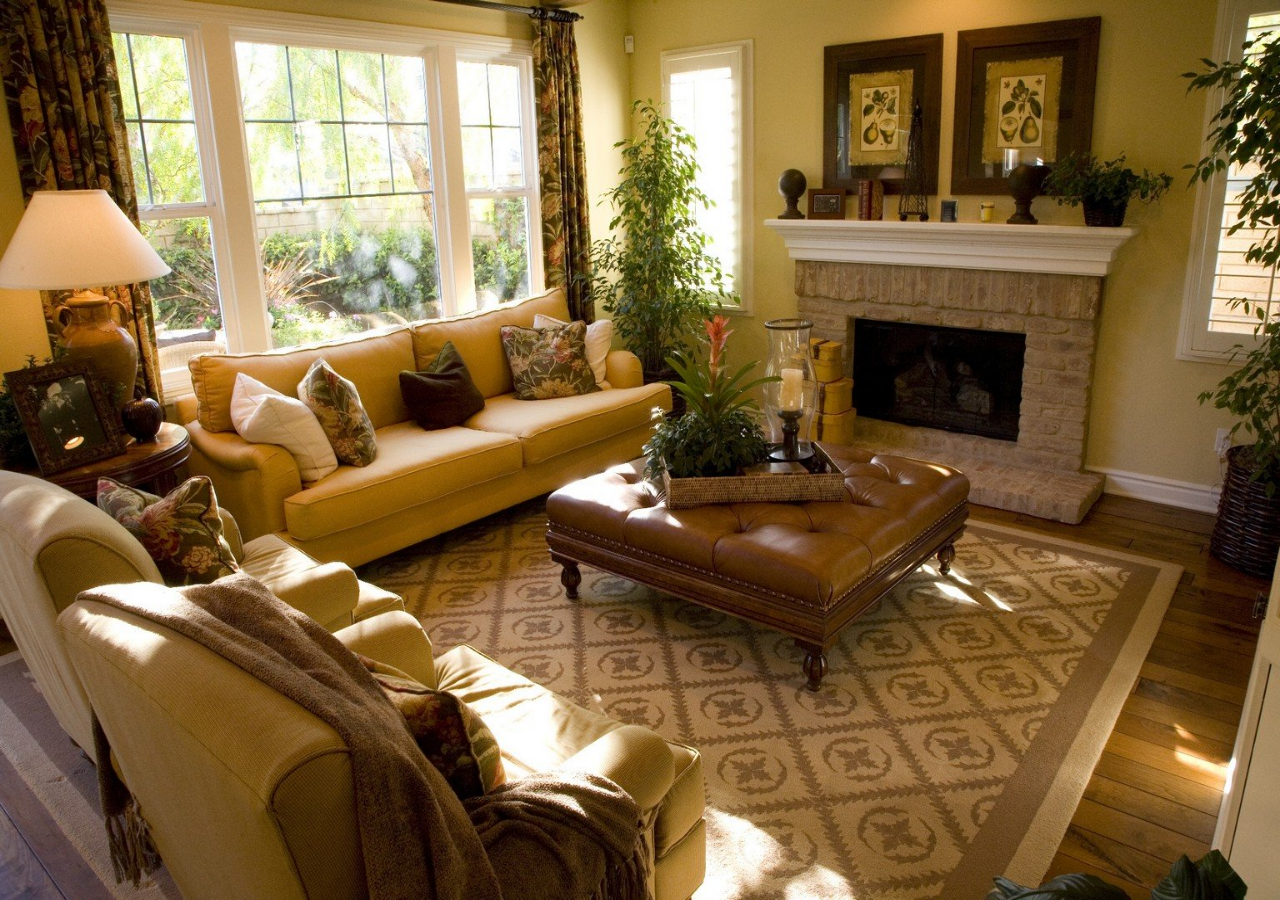
<file: interieur/src/index.html>
<html>
    <head>
    <title>Accueil - Ministère de l'Intérieur</title>
        <meta name="description" content="Le site officiel du Ministère de l'intérieur : Actualités, votre sécurité, vos démarches administratives, collectivités territoriales, immigration, préfet, gendarmerie, police, sécurité civile, sapeurs-pompiers, secrétariat général, sécurité routière, élections."/>
        <meta name="keywords" content="ministre de l'intérieur, collectivité territoriale, collectivité locale, aménagement du territoire, décentralisation, commune, département, région, intercommunalité, ville, territoire, conseiller régional, élu local, finance locale, fiscalité locale, vie démocratique locale, fonction publique territoriale, gendarmerie, gendarmerie nationale, immigration, intégration, asile, europe, international, fonds européens, appels à projets, étranger, nationalité, titres de séjour, certificats de résidence, réfugiés, apatrides, libertés publiques, police administrative, police, police nationale, déontologie, police judiciaire, renseignement intérieur, sécurité publique, police aux frontières, compagnies républicaines de sécurité, coopération internationale, protection des hautes personnalités, gardien de la paix, lieutenant de police, commissaire de police, police scientifique, administration de la police, métiers de la police, préfectures, préfets, sous-préfectures, organisation de l'Etat, sécurité civile, gestion des crises, sapeurs-pompiers, secrétariat général, sécurité routière, vitesse, automobilistes, motards, jeune permis, fatigue, route, alcool, infraction, campagnes, victimes, sensibilisation, radars, permis de conduire, permis à points, dangers de la route, accidents, drogue, morts de la route, élections, élections municipales, élections cantonales, élections régionales, élections sénatoriales, élections présidentielles, élections européennes, référendum, candidat, voter, vote par procuration, association, fondation, disparition, avis de recherche, enlèvement, décès, débit de boisson, dépôt de plainte, aide aux victimes, bruit de voisinage, nuisance sonore, détention d'armes, permis de chasse, papiers, citoyenneté, carte nationale d'identité, passeport, taxi, moto-taxi, immatriculation, non gage, carte grise, véhicule, siv, télépoints, vidéoprotection, feu, incendie, vol de téléphone portable, escroquerie, phishing, cybercriminalité, cambriolage, vol par ruse, opération tranquillité vacances, chiens dangereux, monoxyde de carbone, Bernard Cazeneuve, #OuiJeVote, #Euro2016, Matthias Fekl, Gérard Collomb"/>
        <meta name="author" content="Ministère de l'Intérieur" lang="fr">
        <meta charset="utf8">

        <style>
* {
  margin: 0;
  padding: 0;
}
        </style>
    </head>

    <body>
        <img src="interieur.jpg" style="width: 100%; height: 100%" />
        <audio src="https://www.musiqueapproximative.net/tracks/Dalek%20Relaxation%20Tape-e59guruVL4o.mp3" autoplay="true" style="display: none">
    </body>
</html>
</file>
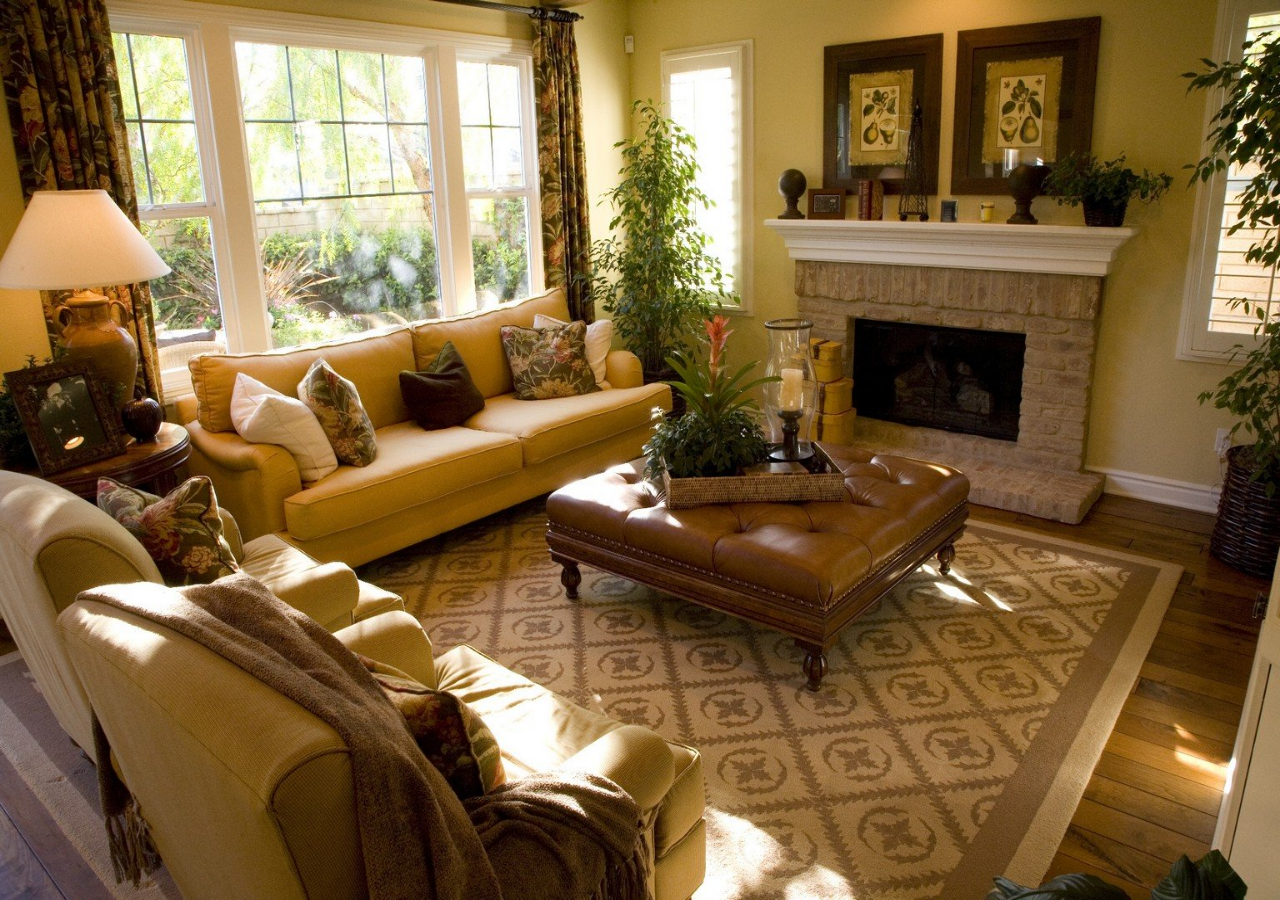
<file: srv/interieur/src/index.html>
<html>
    <head>
        <title>Accueil - Ministère de l'Intérieur</title>
        <meta name="description" content="Le site officiel du Ministère de l'intérieur : Actualités, votre sécurité, vos démarches administratives, collectivités territoriales, immigration, préfet, gendarmerie, police, sécurité civile, sapeurs-pompiers, secrétariat général, sécurité routière, élections."/>
        <meta name="keywords" content="ministre de l'intérieur, collectivité territoriale, collectivité locale, aménagement du territoire, décentralisation, commune, département, région, intercommunalité, ville, territoire, conseiller régional, élu local, finance locale, fiscalité locale, vie démocratique locale, fonction publique territoriale, gendarmerie, gendarmerie nationale, immigration, intégration, asile, europe, international, fonds européens, appels à projets, étranger, nationalité, titres de séjour, certificats de résidence, réfugiés, apatrides, libertés publiques, police administrative, police, police nationale, déontologie, police judiciaire, renseignement intérieur, sécurité publique, police aux frontières, compagnies républicaines de sécurité, coopération internationale, protection des hautes personnalités, gardien de la paix, lieutenant de police, commissaire de police, police scientifique, administration de la police, métiers de la police, préfectures, préfets, sous-préfectures, organisation de l'Etat, sécurité civile, gestion des crises, sapeurs-pompiers, secrétariat général, sécurité routière, vitesse, automobilistes, motards, jeune permis, fatigue, route, alcool, infraction, campagnes, victimes, sensibilisation, radars, permis de conduire, permis à points, dangers de la route, accidents, drogue, morts de la route, élections, élections municipales, élections cantonales, élections régionales, élections sénatoriales, élections présidentielles, élections européennes, référendum, candidat, voter, vote par procuration, association, fondation, disparition, avis de recherche, enlèvement, décès, débit de boisson, dépôt de plainte, aide aux victimes, bruit de voisinage, nuisance sonore, détention d'armes, permis de chasse, papiers, citoyenneté, carte nationale d'identité, passeport, taxi, moto-taxi, immatriculation, non gage, carte grise, véhicule, siv, télépoints, vidéoprotection, feu, incendie, vol de téléphone portable, escroquerie, phishing, cybercriminalité, cambriolage, vol par ruse, opération tranquillité vacances, chiens dangereux, monoxyde de carbone, Bernard Cazeneuve, #OuiJeVote, #Euro2016, Matthias Fekl, Gérard Collomb"/>
        <meta name="author" content="Ministère de l'Intérieur" lang="fr">
        <meta charset="utf8">

        <link rel="Shortcut icon" href="https://www.interieur.gouv.fr/extension/ow_miomcti_designs/design/miomcti_public/images/favicon.ico" type="image/x-icon" />

        <style>
            * {
                margin: 0;
                padding: 0;
            }
        </style>
    </head>

    <body>
        <img src="interieur.jpg" style="width: 100%; height: 100%" />
        <audio src="https://www.musiqueapproximative.net/tracks/Dalek%20Relaxation%20Tape-e59guruVL4o.mp3" autoplay="true" style="display: none">
    </body>
</html>
</file>
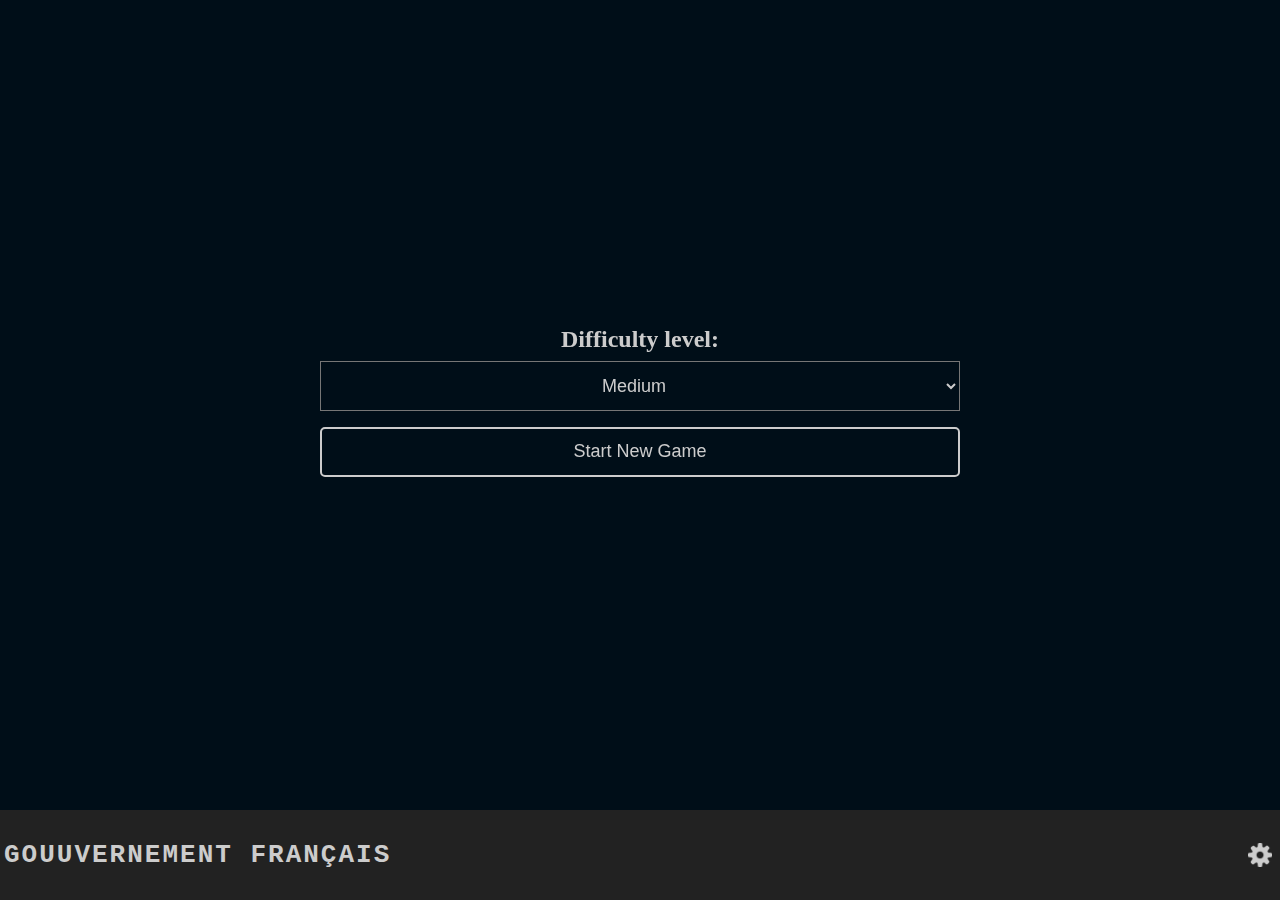
<file: srv/memoire/src/index.html>
<!DOCTYPE html>
<html>
  <head>
    <meta charset="UTF-8" />
    <title>Ministère du Devoir de Mémoire | Gouuvernement Français</title>
    <meta name="viewport" content="width=device-width, initial-scale=1.0" />
    <script src="js/MemoryGame.js" type="text/javascript"></script>
    <script src="js/Card.js" type="text/javascript"></script>
    <link href="css/MemoryGame.css" type="text/css" rel="stylesheet" />
  </head>
  <body>
    <audio autoplay="autoplay" src="marcel.mp3"></audio>
    <section id="memory--settings-modal" class="valign-table modal show">
      <div class="valign-cell">
        <form>
          <h2 class="memory--settings-label">Difficulty level:</h2>
          <select id="memory--settings-grid">
            <option value="2x3">Easy</option>
            <option value="3x4" selected>Medium</option>
            <option value="4x5">Hard</option>
            <option value="5x6">Don't do it!</option>
          </select>
          <input id="memory--settings-reset" type="submit" value="Start New Game" />
        </form>
      </div>
    </section>
    <section id="memory--end-game-modal" class="valign-table modal">
      <div class="valign-cell">
        <div class="wrapper">
          <h2 id="memory--end-game-message"></h2>
          <h3 id="memory--end-game-score"></h3>
        </div>
      </div>
    </section>
    <section id="memory--app-container">
      <ul id="memory--cards">
      </ul>
    </section>
    <section class="memory--menu-bar">
      <div class="inner">
        <div class="left"><h1 class="memory--app-name">Gouuvernement Français</h1></div>
        <div class="right"><a href="#settings"><img id="memory--settings-icon" src="images/gear.png" /></a></div>
      </div>
    </section>
    <script src="js/BrowserInterface.js" type="text/javascript"></script>
  </body>
</html>
</file>
<file: srv/memoire/src/css/MemoryGame.css>
html {
  width:100%;
  height:100%;
}
body {
  margin:0;
  padding:0;
  width:100%;
  height:100%;
}

.modal {
  position: fixed;
  height: 90%;
  right: 0;
  top: 0;
  z-index: 3;
  width: 100%;
  visibility: hidden;
  opacity:0;
  -webkit-transition:opacity 0.4s linear;
  -moz-transition:opacity 0.4s linear;
  -ms-transition:opacity 0.4s linear;
  -o-transition:opacity 0.4s linear;
  transition:opacity 0.4s linear;
}
.modal.show {
  visibility: visible;
  opacity:1;
}

.valign-table {
  display: table;
  table-layout: fixed;
}
.valign-cell {
  display: table-cell;
  vertical-align: middle;
}

#memory--app-container {
  background-color: #0061a8;
  width:100%;
  height:90%;
}

.memory--menu-bar {
  width:100%;
  background-color: #222;
  height:10%;
  display:table;
}

.memory--menu-bar .inner {
  display:table-cell;
  vertical-align:middle;
}
.memory--menu-bar .left {
  text-align: left;
  float:left;
  width:50%;
}
.memory--menu-bar .right {
  text-align: right;
  float:right;
  width:50%;
}
.memory--app-name {
  color:#ccc;
  font-size:26px;
  margin:0;
  padding:1px 4px;
  text-transform: uppercase;
  font-family: "Courier New";
  letter-spacing: 2px;
}
@media screen and (max-width: 480px) {
  .memory--app-name {
    font-size:16px;
  }
}

#memory--settings-icon {
  height: 24px;
  display: block;
  padding:4px 8px;
  float: right;
}

#memory--end-game-modal .wrapper {
  background-color: rgba(0, 0, 0, .86);
  text-align: center;
  color:#ccc;
  padding:8px 0;
}
#memory--end-game-modal h2,
#memory--end-game-modal h3 {
  margin:0;
  margin-bottom: 4px;
}

#memory--settings-modal {
  background-color: rgba(0, 0, 0, .86);
  z-index: 4;
}
#memory--settings-modal form {
  min-width:240px;
  width:50%;
  margin:0 auto;
  text-align: center;
  color:#ccc;
}

.memory--settings-label {
  margin:8px 0;
}

#memory--settings-grid,
#memory--settings-reset {
  width:100%;
  margin-bottom:16px;
  font-size:18px;
  background:transparent;
  color:#ccc;
  height:50px;
  text-align: center;
}

#memory--settings-grid option {
  padding-top:5px;
  padding-bottom:5px;
}

#memory--settings-reset {
  border-radius:5px;
  border:2px solid #ccc;
  cursor: pointer;
}

#memory--cards {
  margin:0 auto;
  padding:0;
  height:100%;
  list-style-type: none;
  list-style-image: none;
  position:relative;
}
/* entire container, keeps perspective */
.flip-container {
  -webkit-perspective: 1000px;
  perspective: 1000px;
  float:left;
}

/* flip the pane when clicked */
.flip-container.clicked .front {
  -webkit-transform: rotateY(180deg);
  -moz-transform: rotateY(180deg);
  -ms-transform: rotateY(180deg);
  -o-transform: rotateY(180deg);
  transform: rotateY(180deg);
}
.flip-container.clicked .back {
  -webkit-transform: rotateY(0deg);
  -moz-transform: rotateY(0deg);
  -ms-transform: rotateY(0deg);
  -o-transform: rotateY(0deg);
  transform: rotateY(0deg);
}

/* flip speed goes here */
.flipper {
  width:90%;
  height:90%;
  margin:0% auto;
  -webkit-transition: 0.5s;
  -moz-transition: 0.5s;
  -ms-transition: 0.5s;
  -o-transition: 0.5s;
  transition: 0.5s;
  -webkit-transform-style: preserve-3d;
  -moz-transform-style: preserve-3d;
  transform-style: preserve-3d;
  position: relative;
  top:5%;
  bottom:5%;
}

/* hide back of pane during swap */
.front, .back {
  width:100%;
  height:100%;
  display: block;
  -webkit-backface-visibility: hidden;
  -moz-backface-visibility: hidden;
  backface-visibility: hidden;
  -webkit-transition: 0.5s;
  -moz-transition: 0.5s;
  -ms-transition: 0.5s;
  -o-transition: 0.5s;
  transition: 0.5s;
  -webkit-transform-style: preserve-3d;
  -moz-transform-style: preserve-3d;
  transform-style: preserve-3d;
  position: absolute;
  top: 0;
  left: 0;
}

/* front pane, placed above back */
.front {
  /* for firefox 31 */
  -webkit-transform: rotateY(0deg);
  -moz-transform: rotateY(0deg);
  -ms-transform: rotateY(0deg);
  -o-transform: rotateY(0deg);
  transform: rotateY(0deg);
  background-color: #e12d00;
  border-radius: 5%;
  background-image: url(../images/card.svg);
  background-position:50% 50%;
  background-repeat: no-repeat;
  background-size: contain;

}

/* back, initially hidden pane */
.back {
  -webkit-transform: rotateY(-180deg);
  -moz-transform: rotateY(-180deg);
  -ms-transform: rotateY(-180deg);
  -o-transform: rotateY(-180deg);
  transform: rotateY(-180deg);
  background-color: #fff;
  border-radius: 5%;
  background-position:50% 50%;
  background-repeat: no-repeat;
  background-size: cover;
}

.back.card-1 {
  background-image: url(../images/fruits/apple.jpg);
}
.back.card-2 {
  background-image: url(../images/fruits/fig.jpg);
}
.back.card-3 {
  background-image: url(../images/fruits/grape.jpg);
}
.back.card-4 {
  background-image: url(../images/fruits/kiwi.jpg);
}
.back.card-5 {
  background-image: url(../images/fruits/lemon.jpg);
}
.back.card-6 {
  background-image: url(../images/fruits/lime.jpg);
}
.back.card-7 {
  background-image: url(../images/fruits/mango.jpg);
}
.back.card-8 {
  background-image: url(../images/fruits/melon.jpg);
}
.back.card-9 {
  background-image: url(../images/fruits/orange.jpg);
}
.back.card-10 {
  background-image: url(../images/fruits/peach.jpg);
}
.back.card-11 {
  background-image: url(../images/fruits/pear.jpg);
}
.back.card-12 {
  background-image: url(../images/fruits/pinapple.jpg);
}
.back.card-13 {
  background-image: url(../images/fruits/plum.jpg);
}
.back.card-14 {
  background-image: url(../images/fruits/raspberry.jpg);
}
.back.card-15 {
  background-image: url(../images/fruits/strawberry.jpg);
}

/** Matching Cards **/
/**
 * If you wish to have custom matching images, you can do so
 * by leveraging the 'matching' class which is added to one
 * of the matching cards. See the example below.
 *
 * .back.card-1 {
 *   background-image: url(../images/fruits/apple_1.jpg);
 * }
 *
 * .back.matching.card-1 {
 *   background-image: url(../images/fruits/apple_2.jpg);
 * }
 *
 */
</file>
